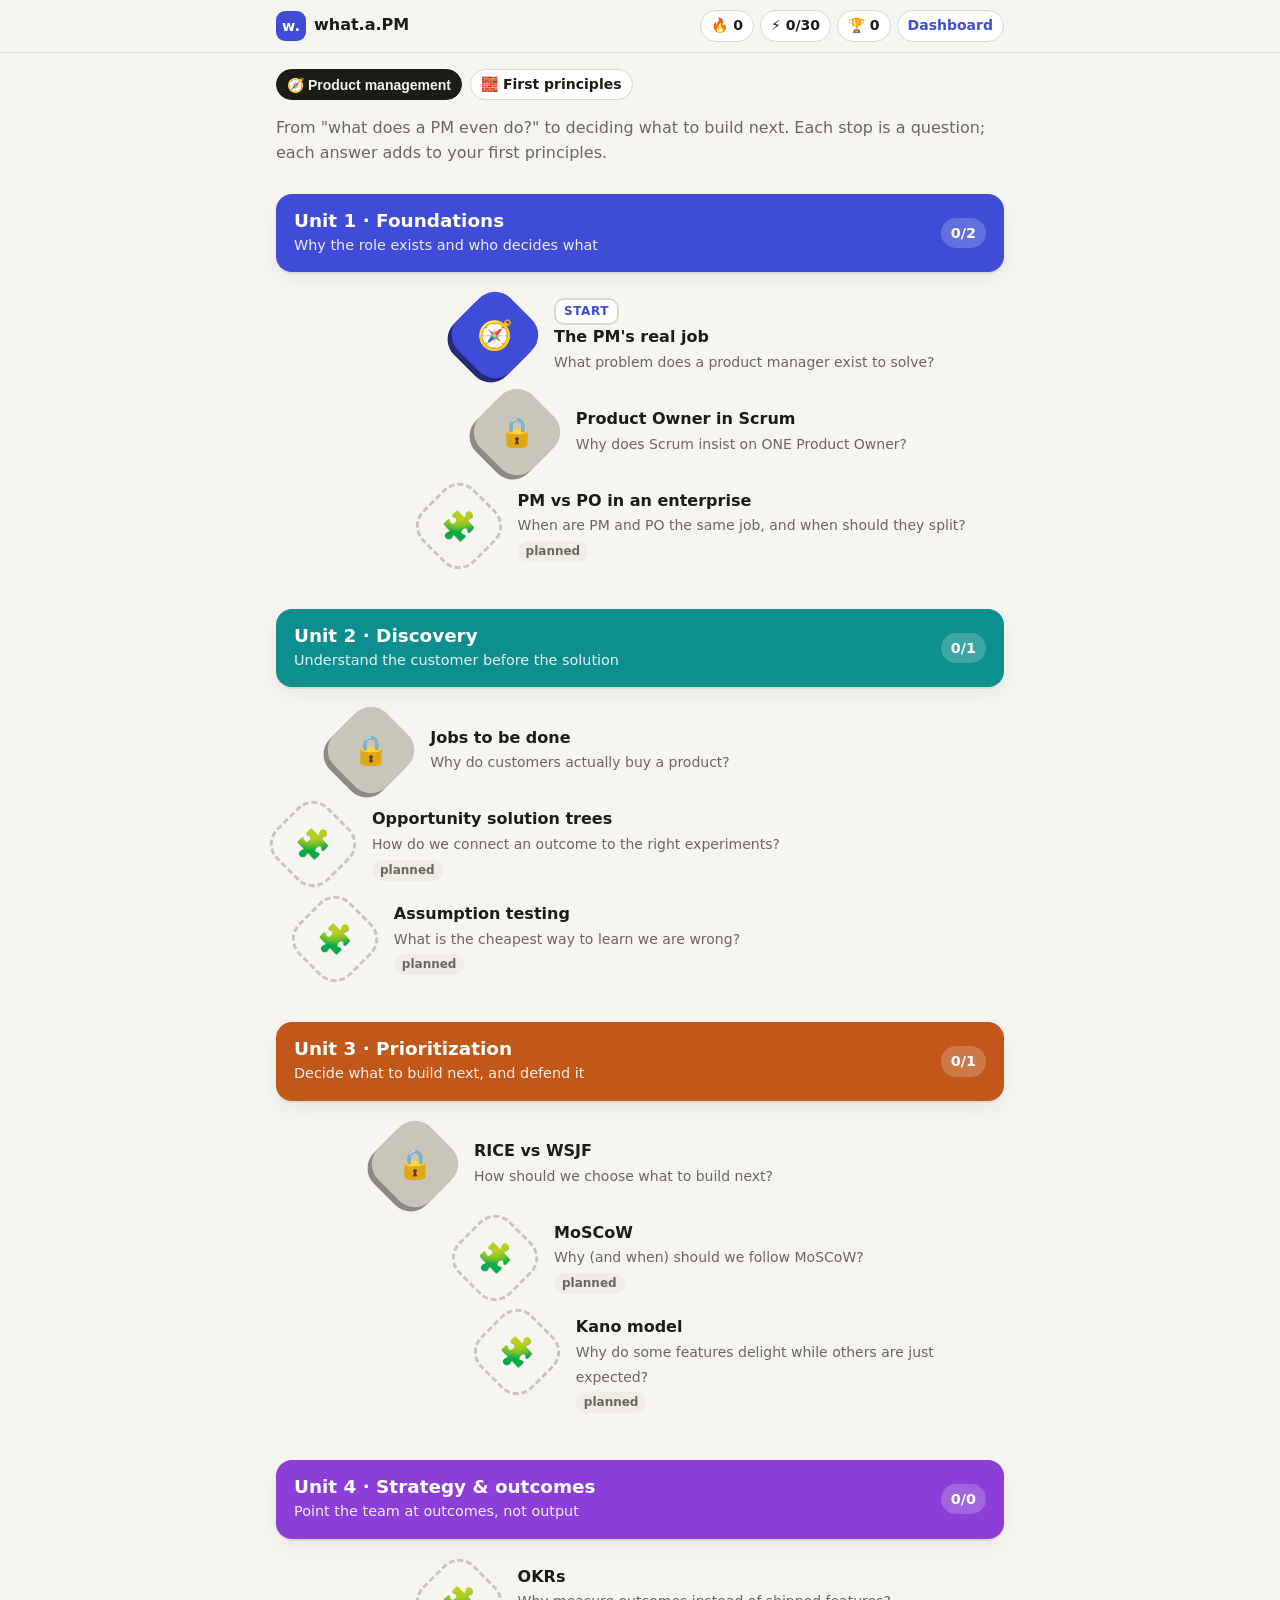
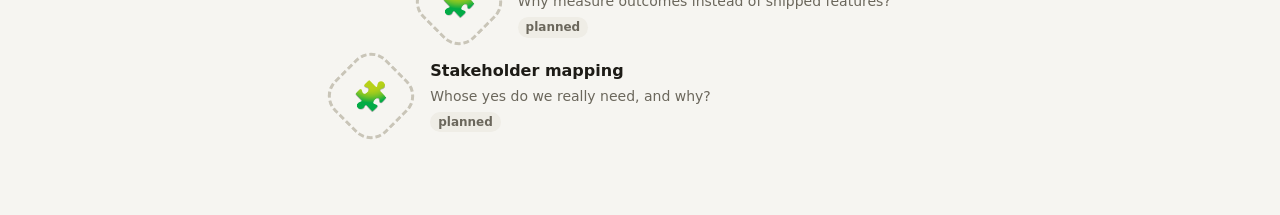
<file: index.html>
<!doctype html>
<html lang="en">
<head>
  <meta charset="utf-8">
  <meta name="viewport" content="width=device-width, initial-scale=1">
  <title>what.a.PM · Learning path</title>
  <link rel="stylesheet" href="app/css/app.css">
</head>
<body>
  <header class="topbar"><div class="topbar-inner" id="hud"></div></header>
  <main class="wrap">
    <div class="domain-tabs" id="tabs" role="tablist"></div>
    <div id="intro"></div>
    <div id="path"></div>
  </main>
  <script src="app/js/store.js"></script>
  <script src="app/js/registry.js"></script>
  <script src="app/js/path.js"></script>
</body>
</html>
</file>
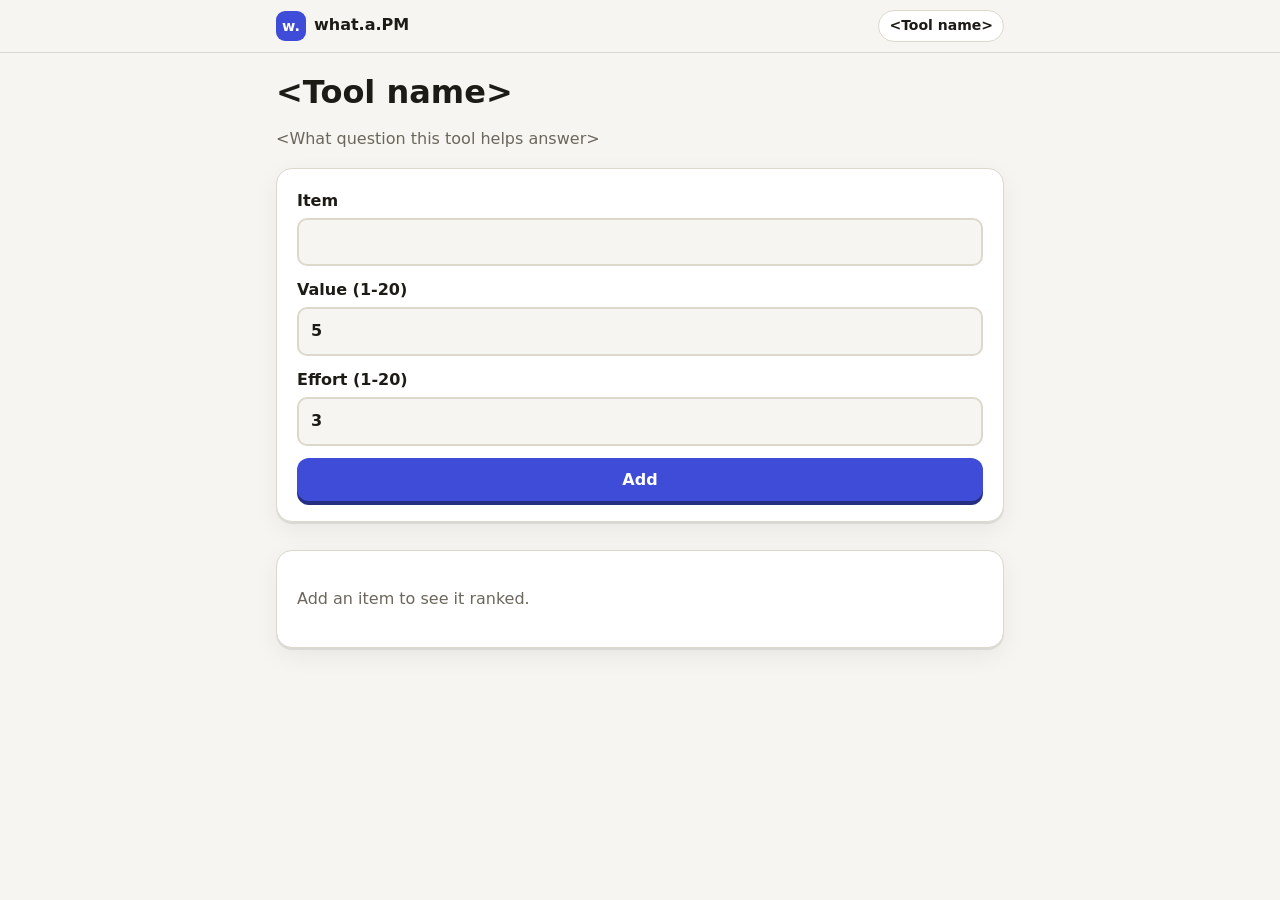
<file: templates/web-app/index.html>
<!doctype html>
<html lang="en">
<head>
  <meta charset="utf-8">
  <meta name="viewport" content="width=device-width, initial-scale=1">
  <title>&lt;Tool name&gt;</title>
  <!-- A small standalone learning tool (calculator, simulator, canvas). Copy this folder to
       labs/<kebab-name>/ and adjust the stylesheet path (labs/<name>/ → ../../app/css/app.css). -->
  <link rel="stylesheet" href="../../app/css/app.css">
  <link rel="stylesheet" href="app.css">
</head>
<body>
  <header class="topbar"><div class="topbar-inner"><a class="brand" href="../../index.html"><span class="brand-mark">w.</span>what.a.PM</a><span class="chip">&lt;Tool name&gt;</span></div></header>
  <main class="wrap">
    <h1 style="margin-top:20px">&lt;Tool name&gt;</h1>
    <p class="muted">&lt;What question this tool helps answer&gt;</p>
    <form id="form" class="card">
      <label>Item <input name="name" required></label>
      <label>Value (1-20) <input name="value" type="number" min="1" max="20" value="5"></label>
      <label>Effort (1-20) <input name="effort" type="number" min="1" max="20" value="3"></label>
      <button class="btn">Add</button>
    </form>
    <section><div class="card table-scroll" id="list"></div></section>
  </main>
  <script src="app.js"></script>
</body>
</html>
</file>
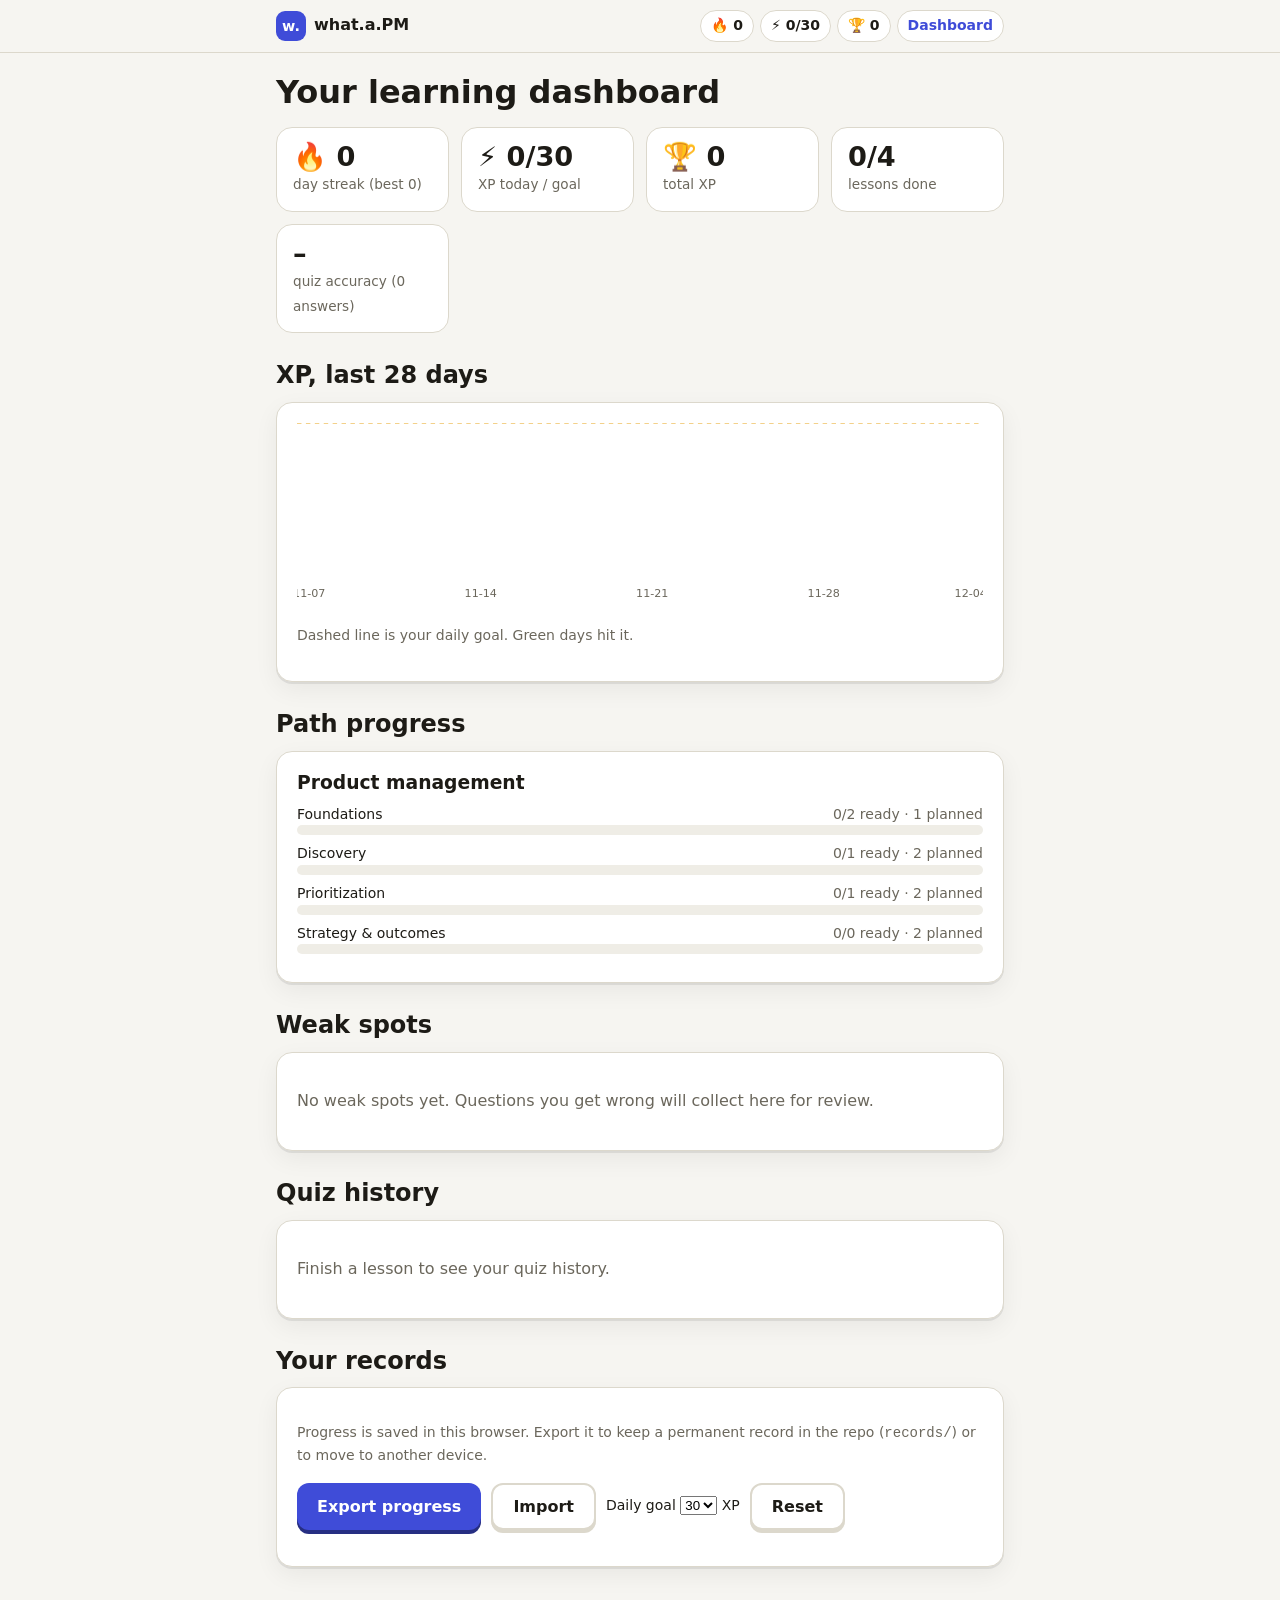
<file: dashboard.html>
<!doctype html>
<html lang="en">
<head>
  <meta charset="utf-8">
  <meta name="viewport" content="width=device-width, initial-scale=1">
  <title>what.a.PM · Dashboard</title>
  <link rel="stylesheet" href="app/css/app.css">
</head>
<body>
  <header class="topbar"><div class="topbar-inner" id="hud"></div></header>
  <main class="wrap">
    <h1 style="margin-top:20px">Your learning dashboard</h1>
    <div class="tiles" id="tiles"></div>
    <section><h2>XP, last 28 days</h2><div class="card" id="chart"></div></section>
    <section><h2>Path progress</h2><div class="card" id="domains"></div></section>
    <section><h2>Weak spots</h2><div class="card" id="weak"></div></section>
    <section><h2>Quiz history</h2><div class="card table-scroll" id="history"></div></section>
    <section><h2>Your records</h2><div class="card">
      <p class="small muted">Progress is saved in this browser. Export it to keep a permanent record in the repo (<code>records/</code>) or to move to another device.</p>
      <p style="display:flex;gap:10px;flex-wrap:wrap">
        <button class="btn" id="export">Export progress</button>
        <label class="btn btn-ghost">Import<input type="file" id="import" accept="application/json" hidden></label>
        <label class="small" style="align-self:center">Daily goal
          <select id="goal"><option>10</option><option>20</option><option>30</option><option>50</option></select> XP</label>
        <button class="btn btn-ghost" id="reset">Reset</button>
      </p></div></section>
  </main>
  <script src="app/js/store.js"></script>
  <script src="app/js/registry.js"></script>
  <script src="app/js/dashboard.js"></script>
</body>
</html>
</file>
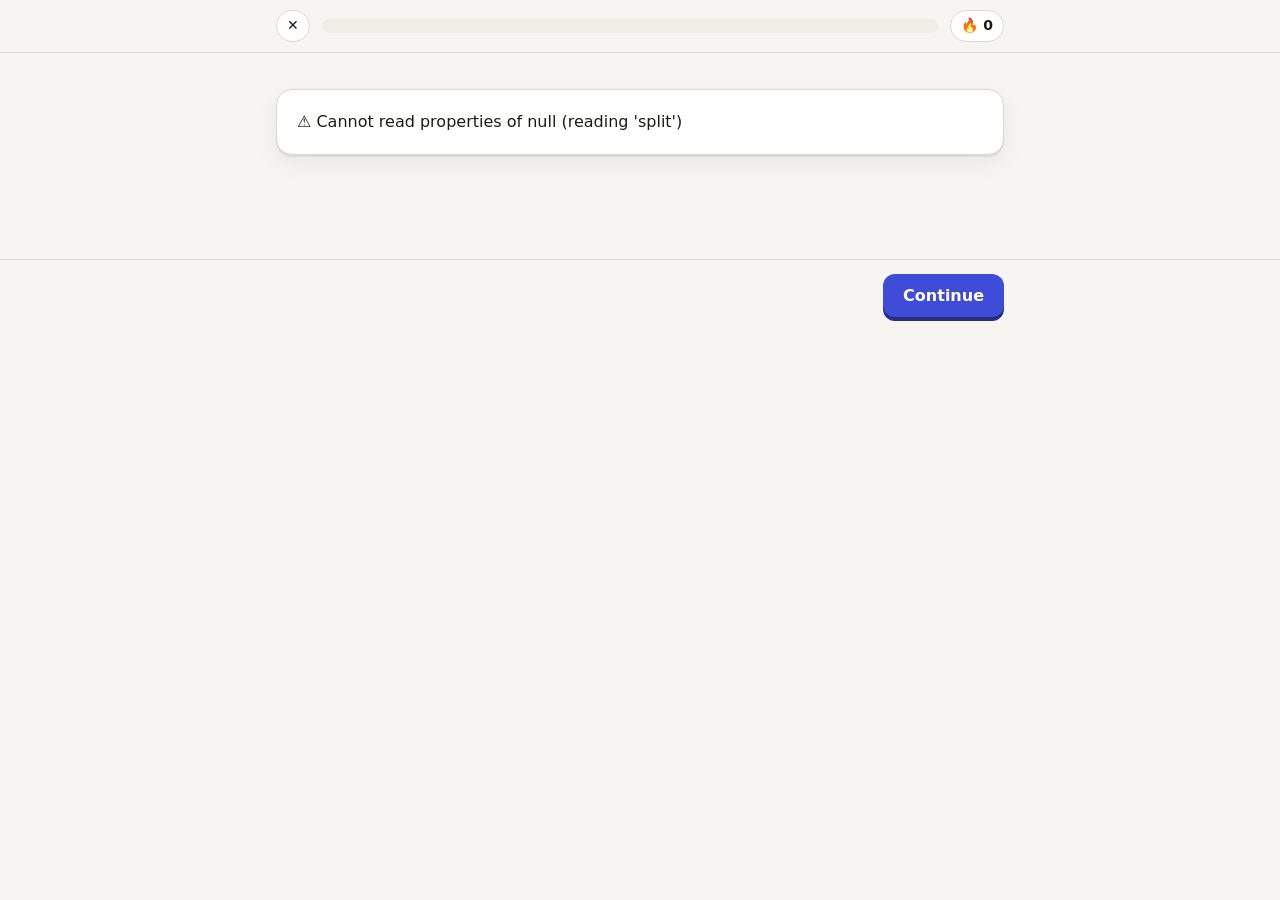
<file: lesson.html>
<!doctype html>
<html lang="en">
<head>
  <meta charset="utf-8">
  <meta name="viewport" content="width=device-width, initial-scale=1">
  <title>what.a.PM · Lesson</title>
  <link rel="stylesheet" href="app/css/app.css">
</head>
<body>
  <header class="topbar"><div class="topbar-inner">
    <a class="chip" href="index.html" aria-label="Back to path">✕</a>
    <div class="lesson-progress"><i id="bar" style="width:0%"></i></div>
    <span class="chip chip-streak" id="streak"></span>
  </div></header>
  <main class="wrap" style="padding-top:20px"><div id="stage"></div></main>
  <div class="footer-bar"><div class="wrap">
    <span id="feedback" aria-live="polite"></span>
    <button class="btn" id="next">Continue</button>
  </div></div>
  <script src="app/js/store.js"></script>
  <script src="app/js/registry.js"></script>
  <script src="app/js/lesson.js"></script>
</body>
</html>
</file>
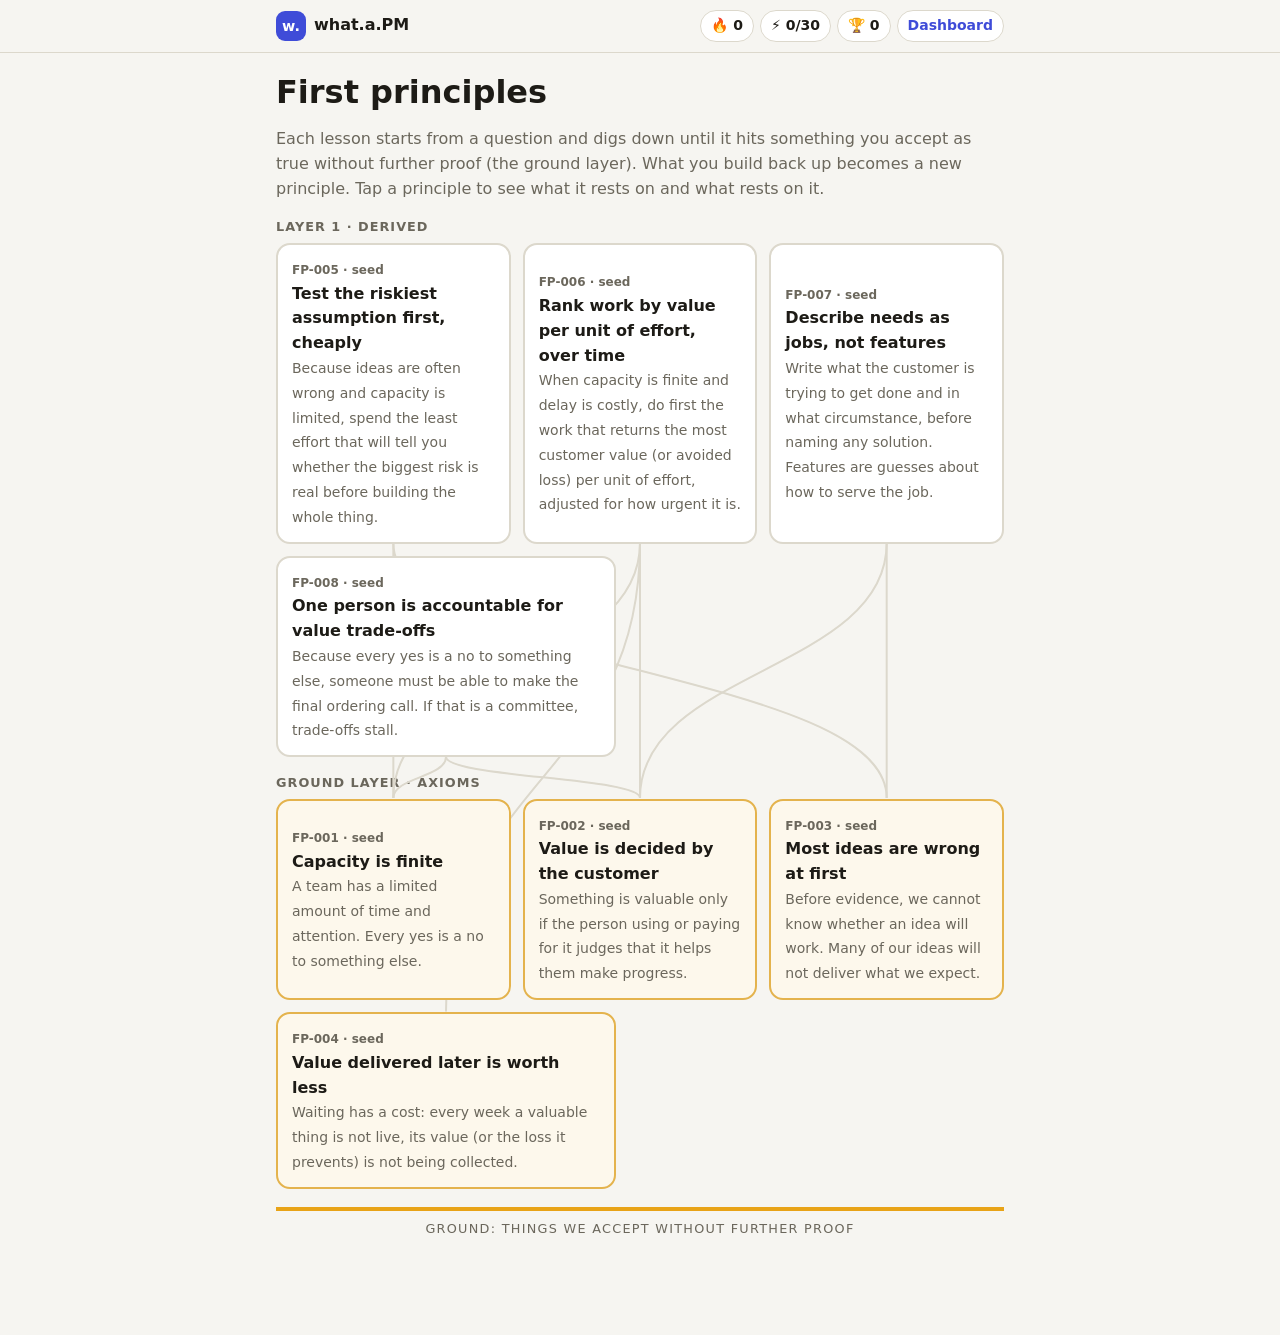
<file: principles.html>
<!doctype html>
<html lang="en">
<head>
  <meta charset="utf-8">
  <meta name="viewport" content="width=device-width, initial-scale=1">
  <title>what.a.PM · First principles</title>
  <link rel="stylesheet" href="app/css/app.css">
  <style>
    .layers { position: relative; }
    .layer { margin: 18px 0; }
    .layer h3 { font-size: .8rem; text-transform: uppercase; letter-spacing: .08em; color: var(--muted); margin-bottom: 8px; }
    .layer-row { display: flex; flex-wrap: wrap; gap: 12px; position: relative; z-index: 1; }
    .pcard { flex: 1 1 200px; max-width: 340px; background: var(--surface); border: 2px solid var(--line); border-radius: 14px; padding: 12px 14px; cursor: pointer; text-align: left; font: inherit; color: inherit; }
    .pcard.axiom { border-color: color-mix(in srgb, var(--gold) 70%, var(--line)); background: color-mix(in srgb, var(--gold) 8%, var(--surface)); }
    .pcard.dim { opacity: .3; }
    .pcard.hit { border-color: var(--accent); box-shadow: 0 0 0 3px color-mix(in srgb, var(--accent) 25%, transparent); }
    .pcard .id { font-weight: 800; font-size: .75rem; color: var(--muted); }
    .ground { margin-top: 6px; padding: 8px 12px; border-top: 4px solid var(--gold); color: var(--muted); font-size: .8rem; text-transform: uppercase; letter-spacing: .1em; text-align: center; }
    #links { position: absolute; inset: 0; pointer-events: none; z-index: 0; overflow: visible; }
    #detail { margin-top: 24px; }
  </style>
</head>
<body>
  <header class="topbar"><div class="topbar-inner" id="hud"></div></header>
  <main class="wrap">
    <h1 style="margin-top:20px">First principles</h1>
    <p class="muted">Each lesson starts from a question and digs down until it hits something you accept as true without further proof (the ground layer). What you build back up becomes a new principle. Tap a principle to see what it rests on and what rests on it.</p>
    <div class="layers" id="layers"><svg id="links"></svg></div>
    <div class="ground">Ground: things we accept without further proof</div>
    <div id="detail"></div>
  </main>
  <script src="app/js/store.js"></script>
  <script src="app/js/registry.js"></script>
  <script src="app/js/principles-map.js"></script>
</body>
</html>
</file>
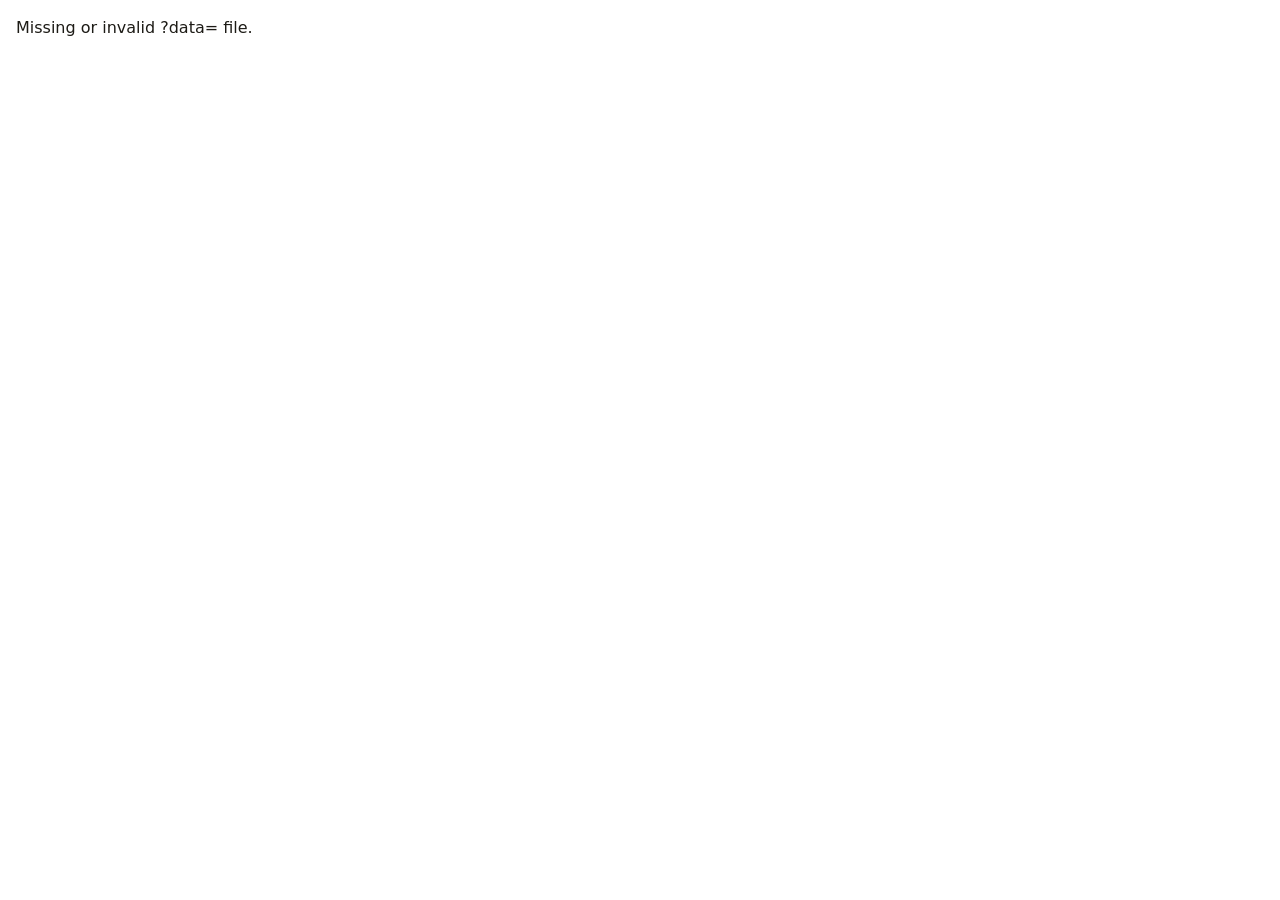
<file: app/games/sort.html>
<!doctype html>
<html lang="en">
<head>
  <meta charset="utf-8">
  <meta name="viewport" content="width=device-width, initial-scale=1">
  <title>Sort game</title>
  <link rel="stylesheet" href="../css/app.css">
  <style>
    body { background: var(--surface); padding: 16px; }
    .card-item { padding: 16px; border-radius: 14px; border: 2px solid var(--line); background: var(--bg); font-weight: 600; font-size: 1.05rem; margin: 12px 0; min-height: 80px; }
    .buckets { display: grid; grid-template-columns: repeat(auto-fit, minmax(140px, 1fr)); gap: 10px; }
    .bucket { padding: 16px 10px; border-radius: 14px; border: 2px dashed var(--accent); background: color-mix(in srgb, var(--accent) 6%, var(--surface)); font: 700 1rem var(--font); color: var(--ink); cursor: pointer; }
    .meter { display: flex; gap: 4px; margin-bottom: 8px; }
    .meter i { flex: 1; height: 8px; border-radius: 4px; background: var(--surface-2); }
    .meter i.ok { background: var(--ok); } .meter i.bad { background: var(--bad); }
  </style>
</head>
<body>
  <div id="game"></div>
  <script>
    /* Reusable engine. Data file calls WAPM_GAME({ instructions, buckets:[{id,label}], items:[{text,bucket,why}] }).
       Reports to the lesson player with postMessage({type:"wapm:game", score, total, done:true}). */
    window.WAPM_GAME = cfg => start(cfg);
    const esc = s => String(s ?? "").replace(/[&<>"]/g, c => ({ "&": "&amp;", "<": "&lt;", ">": "&gt;", '"': "&quot;" }[c]));
    const data = new URLSearchParams(location.search).get("data");
    const el = document.getElementById("game");
    if (!data || !/^[\w\-./]+\.js$/.test(data) || data.includes("..")) el.textContent = "Missing or invalid ?data= file.";
    else { const s = document.createElement("script"); s.src = "../../" + data; s.onerror = () => el.textContent = "Could not load " + data; document.head.appendChild(s); }

    function start(cfg) {
      const items = cfg.items.slice().sort(() => Math.random() - .5);
      let i = 0, score = 0; const marks = [];
      function round() {
        if (i >= items.length) return end();
        const it = items[i];
        el.innerHTML = `<div class="meter">${items.map((_, k) => `<i class="${marks[k] || ""}"></i>`).join("")}</div>
          <p class="muted small">${esc(cfg.instructions)}</p>
          <div class="card-item">“${esc(it.text)}”</div>
          <div class="buckets">${cfg.buckets.map(b => `<button class="bucket" data-b="${b.id}">${esc(b.label)}</button>`).join("")}</div>
          <p id="why" class="small"></p>`;
        el.querySelectorAll(".bucket").forEach(btn => btn.onclick = () => {
          const ok = btn.dataset.b === it.bucket; if (ok) score++;
          marks[i] = ok ? "ok" : "bad";
          el.querySelectorAll(".bucket").forEach(b => { b.disabled = true; if (b.dataset.b === it.bucket) b.style.borderColor = "var(--ok)"; });
          document.getElementById("why").innerHTML = `<strong class="${ok ? "feedback-ok" : "feedback-bad"}">${ok ? "✓ Right" : "✗ Not quite"}.</strong> ${esc(it.why || "")}
            <br><br><button class="btn" id="go">Next</button>`;
          document.getElementById("go").onclick = () => { i++; round(); };
        });
      }
      function end() {
        el.innerHTML = `<div class="celebrate"><div class="big">${score === items.length ? "🏆" : "🎯"}</div><h2>${score}/${items.length} sorted correctly</h2>
          <p class="muted">${esc(cfg.outro || "Press Continue in the lesson.")}</p><button class="btn btn-ghost" id="again">Play again</button></div>`;
        document.getElementById("again").onclick = () => { i = 0; score = 0; marks.length = 0; round(); };
        parent.postMessage({ type: "wapm:game", score, total: items.length, done: true }, "*");
      }
      round();
    }
  </script>
</body>
</html>
</file>
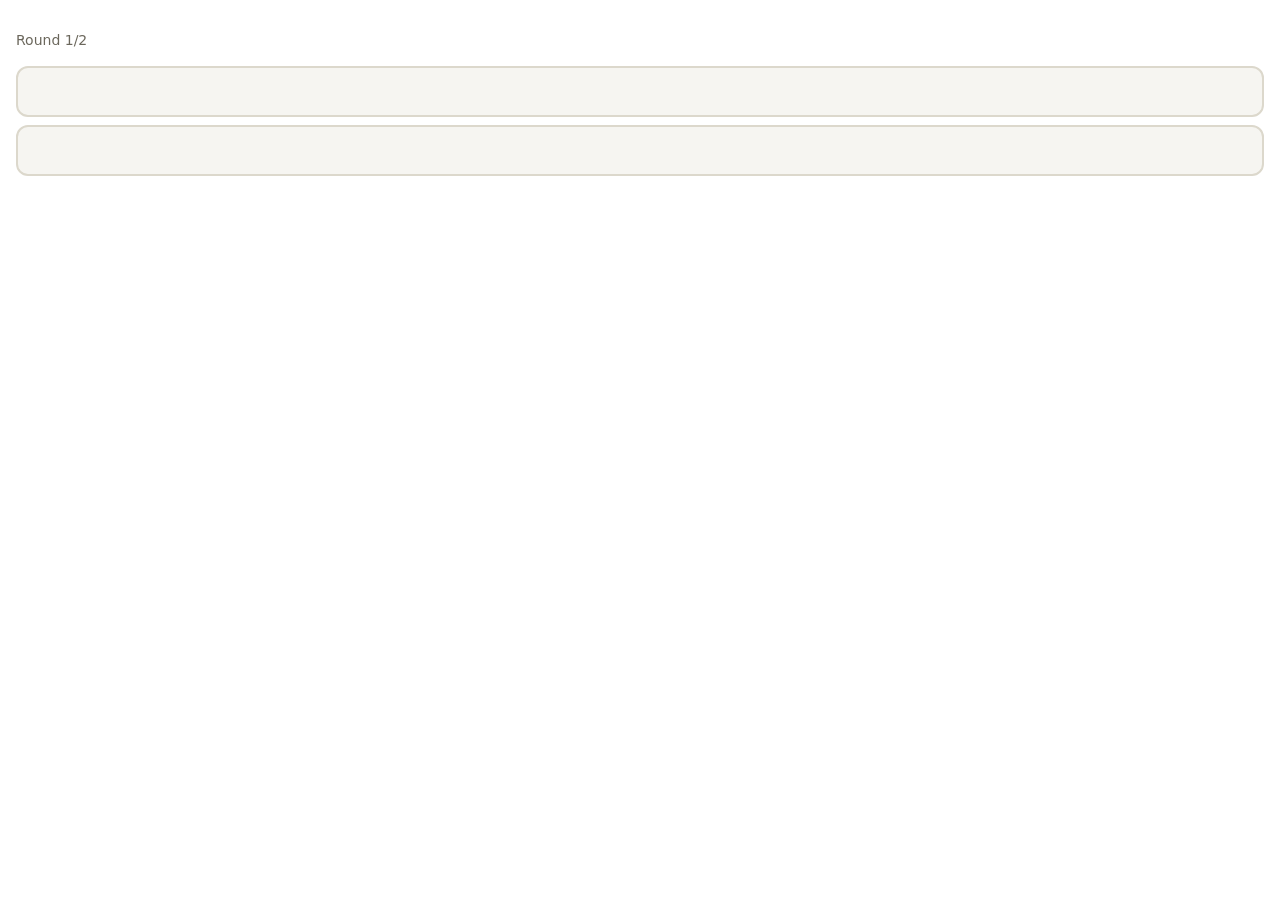
<file: templates/game/game.html>
<!doctype html>
<html lang="en">
<head>
  <meta charset="utf-8">
  <meta name="viewport" content="width=device-width, initial-scale=1">
  <title>Lesson game</title>
  <!-- Path assumes this file sits in content/<domain>/<unit>/<lesson>/ -->
  <link rel="stylesheet" href="../../../../app/css/app.css">
  <style>
    body { background: var(--surface); padding: 16px; }
    .choice { display: block; width: 100%; text-align: left; margin: 8px 0; padding: 14px; border-radius: 12px; border: 2px solid var(--line); background: var(--bg); color: var(--ink); font: 600 1rem var(--font); cursor: pointer; }
  </style>
</head>
<body>
  <p class="small muted" id="hint"></p>
  <div id="game"></div>
  <script>
    /* Custom game skeleton: rounds of "pick the best option" with feedback.
     * Contract with the lesson player: when the game ends, call
     *   parent.postMessage({ type: "wapm:game", score, total, done: true }, "*")
     * The player then unlocks Continue and gives bonus XP. Use synthetic data only. */
    const rounds = [
      { prompt: "<Scenario 1>", options: ["<Option A>", "<Option B>"], best: 0, why: "<Why A>" },
      { prompt: "<Scenario 2>", options: ["<Option A>", "<Option B>", "<Option C>"], best: 2, why: "<Why C>" }
    ];
    let i = 0, score = 0;
    const el = document.getElementById("game"), hint = document.getElementById("hint");
    function round() {
      if (i >= rounds.length) return end();
      const r = rounds[i];
      hint.textContent = `Round ${i + 1}/${rounds.length}`;
      el.innerHTML = `<h3>${r.prompt}</h3>${r.options.map((o, k) => `<button class="choice" data-k="${k}">${o}</button>`).join("")}<p id="why"></p>`;
      el.querySelectorAll(".choice").forEach(b => b.onclick = () => {
        const ok = +b.dataset.k === r.best; if (ok) score++;
        el.querySelectorAll(".choice").forEach(c => { c.disabled = true; if (+c.dataset.k === r.best) c.style.borderColor = "var(--ok)"; });
        document.getElementById("why").innerHTML = `<strong class="${ok ? "feedback-ok" : "feedback-bad"}">${ok ? "✓" : "✗"}</strong> ${r.why}<br><br><button class="btn" id="go">Next</button>`;
        document.getElementById("go").onclick = () => { i++; round(); };
      });
    }
    function end() {
      hint.textContent = "";
      el.innerHTML = `<div class="celebrate"><div class="big">🏆</div><h2>${score}/${rounds.length}</h2><p class="muted">Press Continue in the lesson.</p></div>`;
      parent.postMessage({ type: "wapm:game", score, total: rounds.length, done: true }, "*");
    }
    round();
  </script>
</body>
</html>
</file>
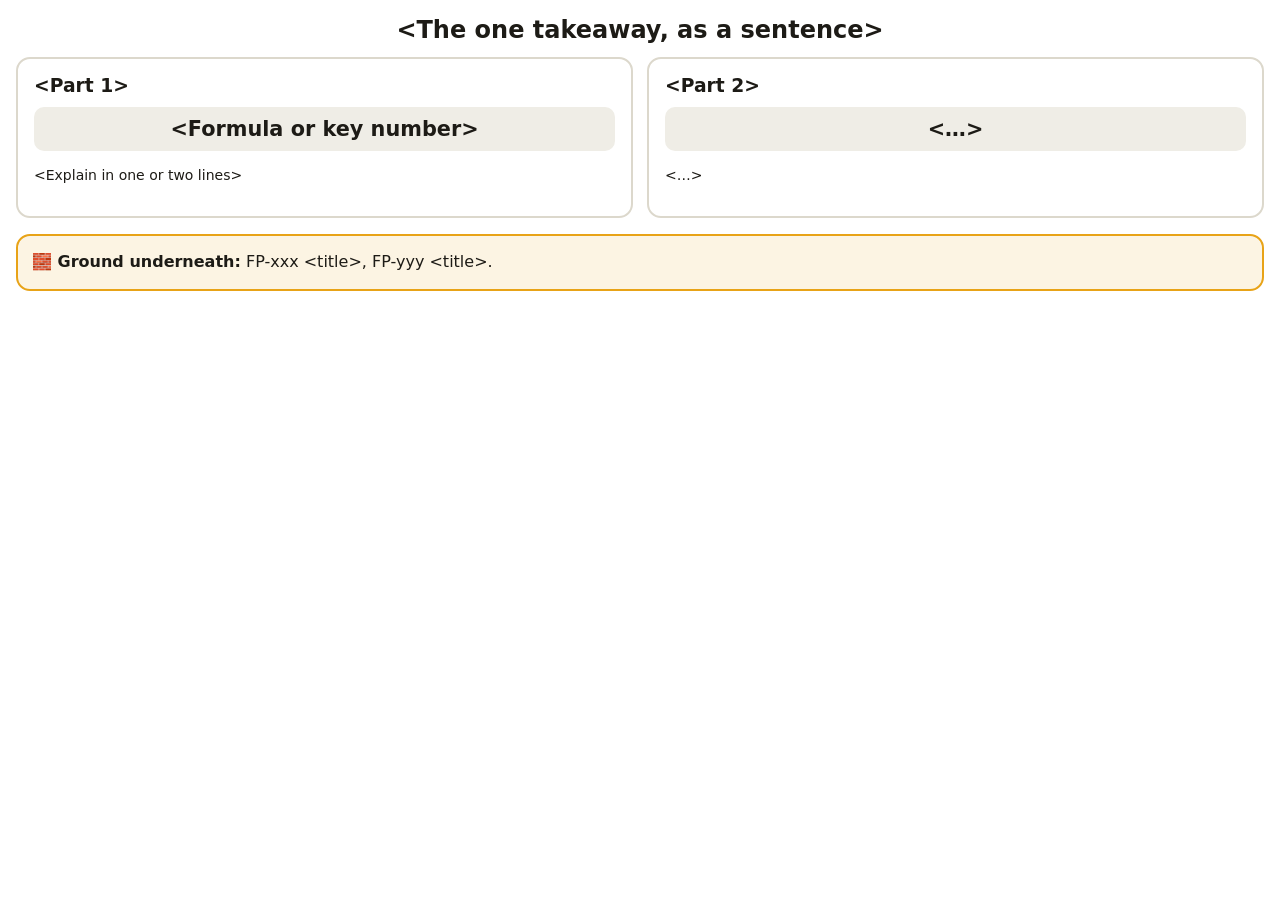
<file: templates/infographic/infographic.html>
<!doctype html>
<html lang="en">
<head>
  <meta charset="utf-8">
  <meta name="viewport" content="width=device-width, initial-scale=1">
  <title>Infographic</title>
  <!-- Path assumes this file sits in content/<domain>/<unit>/<lesson>/ -->
  <link rel="stylesheet" href="../../../../app/css/app.css">
  <style>
    body { background: var(--surface); padding: 16px; }
    .grid { display: grid; grid-template-columns: repeat(auto-fit, minmax(220px, 1fr)); gap: 14px; }
    .panel { border: 2px solid var(--line); border-radius: 14px; padding: 16px; }
    .big { font: 800 1.3rem var(--font); text-align: center; padding: 10px; background: var(--surface-2); border-radius: 10px; }
    .ground { margin-top: 16px; padding: 14px; border-radius: 14px; border: 2px solid var(--gold); background: color-mix(in srgb, var(--gold) 12%, var(--surface)); }
  </style>
</head>
<body>
  <!-- One message per infographic. Title states the takeaway, panels show the parts,
       the gold box names the first principles underneath. -->
  <h2 style="text-align:center">&lt;The one takeaway, as a sentence&gt;</h2>
  <div class="grid">
    <div class="panel"><h3>&lt;Part 1&gt;</h3><div class="big">&lt;Formula or key number&gt;</div><p class="small">&lt;Explain in one or two lines&gt;</p></div>
    <div class="panel"><h3>&lt;Part 2&gt;</h3><div class="big">&lt;…&gt;</div><p class="small">&lt;…&gt;</p></div>
  </div>
  <div class="ground"><strong>🧱 Ground underneath:</strong> FP-xxx &lt;title&gt;, FP-yyy &lt;title&gt;.</div>
</body>
</html>
</file>
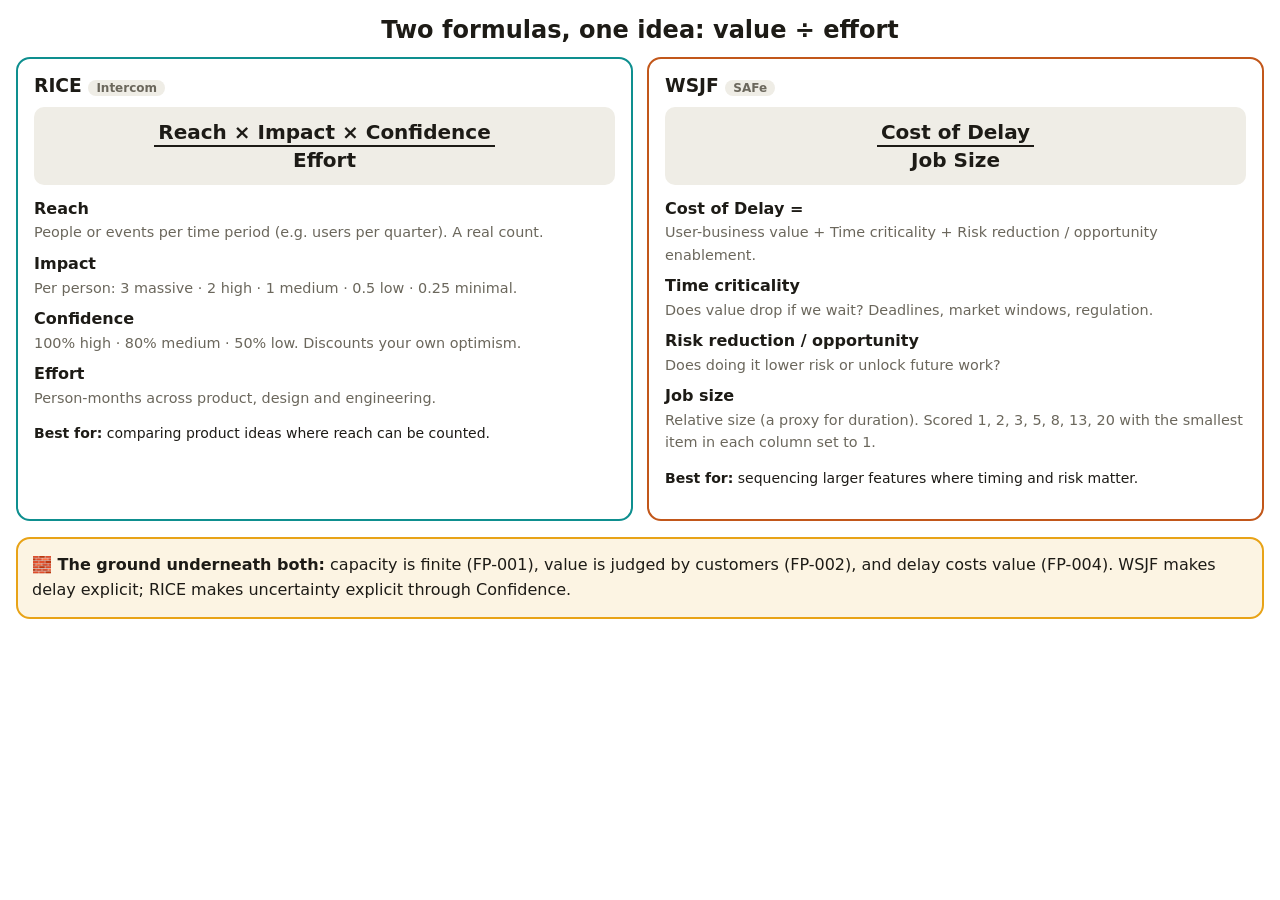
<file: content/product-management/03-prioritization/rice-vs-wsjf/infographic.html>
<!doctype html>
<html lang="en">
<head>
  <meta charset="utf-8">
  <meta name="viewport" content="width=device-width, initial-scale=1">
  <title>RICE vs WSJF</title>
  <link rel="stylesheet" href="../../../../app/css/app.css">
  <style>
    body { background: var(--surface); padding: 16px; }
    .cols { display: grid; grid-template-columns: repeat(auto-fit, minmax(240px, 1fr)); gap: 14px; }
    .col { border-radius: 14px; padding: 16px; border: 2px solid var(--line); }
    .rice { border-color: var(--u1); } .wsjf { border-color: var(--u2); }
    .formula { font: 800 1.25rem/1.3 var(--font); text-align: center; padding: 12px 6px; border-radius: 10px; background: var(--surface-2); margin: 8px 0 12px; }
    .frac { display: inline-flex; flex-direction: column; vertical-align: middle; }
    .frac span:first-child { border-bottom: 2px solid currentColor; padding: 0 4px; }
    dl { margin: 0; } dt { font-weight: 800; margin-top: 8px; } dd { margin: 0; color: var(--muted); font-size: .9rem; }
    .root { margin-top: 16px; padding: 14px; border-radius: 14px; background: color-mix(in srgb, var(--gold) 12%, var(--surface)); border: 2px solid var(--gold); }
  </style>
</head>
<body>
  <h2 style="text-align:center">Two formulas, one idea: value ÷ effort</h2>
  <div class="cols">
    <div class="col rice">
      <h3>RICE <span class="badge">Intercom</span></h3>
      <div class="formula"><span class="frac"><span>Reach × Impact × Confidence</span><span>Effort</span></span></div>
      <dl>
        <dt>Reach</dt><dd>People or events per time period (e.g. users per quarter). A real count.</dd>
        <dt>Impact</dt><dd>Per person: 3 massive · 2 high · 1 medium · 0.5 low · 0.25 minimal.</dd>
        <dt>Confidence</dt><dd>100% high · 80% medium · 50% low. Discounts your own optimism.</dd>
        <dt>Effort</dt><dd>Person-months across product, design and engineering.</dd>
      </dl>
      <p class="small"><strong>Best for:</strong> comparing product ideas where reach can be counted.</p>
    </div>
    <div class="col wsjf">
      <h3>WSJF <span class="badge">SAFe</span></h3>
      <div class="formula"><span class="frac"><span>Cost of Delay</span><span>Job Size</span></span></div>
      <dl>
        <dt>Cost of Delay =</dt><dd>User-business value + Time criticality + Risk reduction / opportunity enablement.</dd>
        <dt>Time criticality</dt><dd>Does value drop if we wait? Deadlines, market windows, regulation.</dd>
        <dt>Risk reduction / opportunity</dt><dd>Does doing it lower risk or unlock future work?</dd>
        <dt>Job size</dt><dd>Relative size (a proxy for duration). Scored 1, 2, 3, 5, 8, 13, 20 with the smallest item in each column set to 1.</dd>
      </dl>
      <p class="small"><strong>Best for:</strong> sequencing larger features where timing and risk matter.</p>
    </div>
  </div>
  <div class="root"><strong>🧱 The ground underneath both:</strong> capacity is finite (FP-001), value is judged by customers (FP-002), and delay costs value (FP-004). WSJF makes delay explicit; RICE makes uncertainty explicit through Confidence.</div>
</body>
</html>
</file>
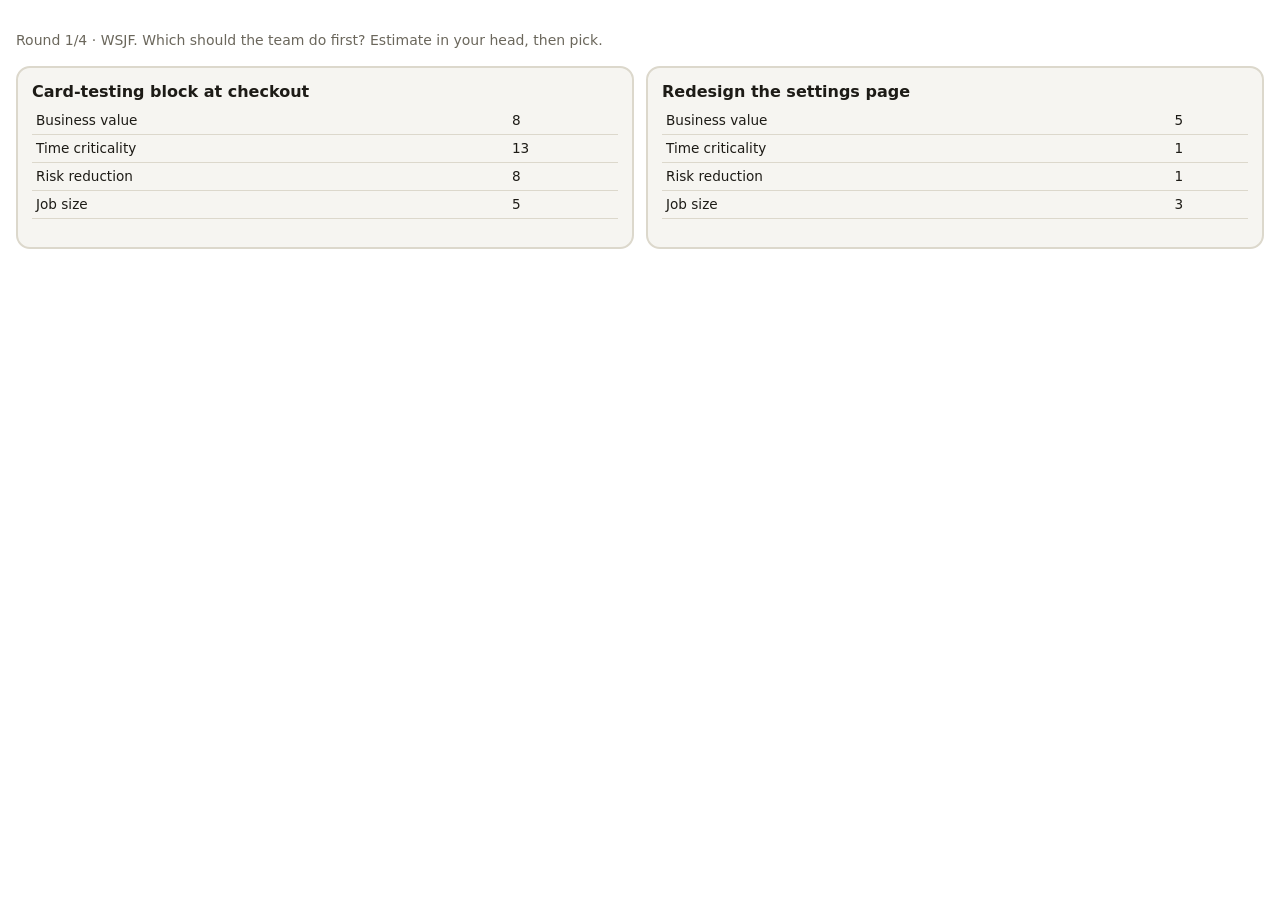
<file: content/product-management/03-prioritization/rice-vs-wsjf/order-game.html>
<!doctype html>
<html lang="en">
<head>
  <meta charset="utf-8">
  <meta name="viewport" content="width=device-width, initial-scale=1">
  <title>Which goes first?</title>
  <link rel="stylesheet" href="../../../../app/css/app.css">
  <style>
    body { background: var(--surface); padding: 16px; }
    .pair { display: grid; grid-template-columns: 1fr 1fr; gap: 12px; }
    @media (max-width: 520px) { .pair { grid-template-columns: 1fr; } }
    .item { text-align: left; padding: 14px; border-radius: 14px; border: 2px solid var(--line); background: var(--bg); color: var(--ink); font: inherit; cursor: pointer; }
    .item h3 { margin-bottom: 6px; font-size: 1rem; }
    .item table { font-size: .85rem; } .item td { padding: 3px 4px; }
    .item.win { border-color: var(--ok); } .item.lose { opacity: .55; }
  </style>
</head>
<body>
  <p class="small muted" id="hint"></p>
  <div id="game"></div>
  <script>
    /* Custom lesson game: pick which backlog item should go first, then see the math.
       Synthetic items. Reports to the lesson player via postMessage. */
    const rounds = [
      { model: "WSJF", a: { name: "Card-testing block at checkout", bv: 8, tc: 13, rr: 8, size: 5 }, b: { name: "Redesign the settings page", bv: 5, tc: 1, rr: 1, size: 3 } },
      { model: "RICE", a: { name: "Saved places for riders", reach: 40000, impact: 1, conf: 0.8, effort: 2 }, b: { name: "Trip-sharing with family", reach: 8000, impact: 2, conf: 0.5, effort: 3 } },
      { model: "WSJF", a: { name: "Big new loyalty programme", bv: 13, tc: 3, rr: 2, size: 20 }, b: { name: "Fix payout delay before new labour rule", bv: 5, tc: 8, rr: 5, size: 3 } },
      { model: "RICE", a: { name: "Dark mode", reach: 30000, impact: 0.25, conf: 1, effort: 1 }, b: { name: "Fewer failed card payments abroad", reach: 6000, impact: 2, conf: 0.8, effort: 2 } }
    ];
    const score = it => it.size ? (it.bv + it.tc + it.rr) / it.size : it.reach * it.impact * it.conf / it.effort;
    const fmt = n => n >= 100 ? Math.round(n).toLocaleString() : n.toFixed(1);
    const rows = (r, it) => r.model === "WSJF"
      ? `<tr><td>Business value</td><td>${it.bv}</td></tr><tr><td>Time criticality</td><td>${it.tc}</td></tr><tr><td>Risk reduction</td><td>${it.rr}</td></tr><tr><td>Job size</td><td>${it.size}</td></tr>`
      : `<tr><td>Reach / qtr</td><td>${it.reach.toLocaleString()}</td></tr><tr><td>Impact</td><td>${it.impact}</td></tr><tr><td>Confidence</td><td>${it.conf * 100}%</td></tr><tr><td>Effort (pm)</td><td>${it.effort}</td></tr>`;
    let i = 0, right = 0;
    const el = document.getElementById("game"), hint = document.getElementById("hint");
    function round() {
      if (i >= rounds.length) return end();
      const r = rounds[i];
      hint.textContent = `Round ${i + 1}/${rounds.length} · ${r.model}. Which should the team do first? Estimate in your head, then pick.`;
      el.innerHTML = `<div class="pair">${["a", "b"].map(k => `<button class="item" data-k="${k}"><h3>${r[k].name}</h3><table>${rows(r, r[k])}</table><p class="small muted" data-score></p></button>`).join("")}</div><p id="why"></p>`;
      el.querySelectorAll(".item").forEach(btn => btn.onclick = () => {
        const best = score(r.a) >= score(r.b) ? "a" : "b", ok = btn.dataset.k === best; if (ok) right++;
        el.querySelectorAll(".item").forEach(b => { b.disabled = true; b.classList.add(b.dataset.k === best ? "win" : "lose");
          b.querySelector("[data-score]").textContent = r.model + " score: " + fmt(score(r[b.dataset.k])); });
        document.getElementById("why").innerHTML = `<strong class="${ok ? "feedback-ok" : "feedback-bad"}">${ok ? "✓ Right" : "✗ Not this time"}.</strong> ${r.model === "WSJF"
          ? "WSJF = (value + time criticality + risk reduction) ÷ job size. Small, urgent work often beats big, impressive work."
          : "RICE = reach × impact × confidence ÷ effort. Huge reach with tiny impact can still lose."}<br><br><button class="btn" id="go">Next</button>`;
        document.getElementById("go").onclick = () => { i++; round(); };
      });
    }
    function end() {
      hint.textContent = "";
      el.innerHTML = `<div class="celebrate"><div class="big">${right === rounds.length ? "🏆" : "⚖️"}</div><h2>${right}/${rounds.length} calls right</h2><p class="muted">Press Continue in the lesson.</p></div>`;
      parent.postMessage({ type: "wapm:game", score: right, total: rounds.length, done: true }, "*");
    }
    round();
  </script>
</body>
</html>
</file>
<file: app/css/app.css>
/* what.a.PM shared styles. Tokens first; every page and template reuses them. */
:root {
  --bg: #f6f5f1; --surface: #ffffff; --surface-2: #efede6; --ink: #1d1b16; --muted: #6b675c;
  --line: #dcd8cc; --accent: #3f4cd8; --accent-ink: #ffffff; --gold: #e8a317; --ok: #1f9d6b; --bad: #d4483b;
  --locked: #c9c5b8; --shadow: 0 2px 0 rgba(0,0,0,.08), 0 8px 24px rgba(0,0,0,.06);
  --radius: 16px; --font: "Inter", system-ui, -apple-system, "Segoe UI", Roboto, sans-serif;
  --u0: #3f4cd8; --u1: #0e8f8f; --u2: #c2571a; --u3: #8b3fd8; --u4: #b8336a; --u5: #3d7a1f;
}
@media (prefers-color-scheme: dark) {
  :root:not([data-theme="light"]) {
    --bg: #14130f; --surface: #1e1d18; --surface-2: #2a2822; --ink: #f1eee4; --muted: #a39f92; --line: #38352d;
    --accent: #7d87ff; --accent-ink: #0d0d1a; --locked: #4a473e; --shadow: 0 2px 0 rgba(0,0,0,.4);
  }
}
:root[data-theme="dark"] {
  --bg: #14130f; --surface: #1e1d18; --surface-2: #2a2822; --ink: #f1eee4; --muted: #a39f92; --line: #38352d;
  --accent: #7d87ff; --accent-ink: #0d0d1a; --locked: #4a473e; --shadow: 0 2px 0 rgba(0,0,0,.4);
}
* { box-sizing: border-box; }
[hidden] { display: none !important; }
html, body { margin: 0; }
body { background: var(--bg); color: var(--ink); font: 16px/1.55 var(--font); }
a { color: var(--accent); }
h1, h2, h3 { line-height: 1.2; margin: 0 0 .5em; }
.wrap { max-width: 760px; margin: 0 auto; padding: 0 16px 64px; }
.muted { color: var(--muted); }
.small { font-size: .875rem; }

/* Header / HUD */
.topbar { position: sticky; top: 0; z-index: 5; background: color-mix(in srgb, var(--bg) 88%, transparent);
  backdrop-filter: blur(8px); border-bottom: 1px solid var(--line); }
.topbar-inner { max-width: 760px; margin: 0 auto; padding: 10px 16px; display: flex; align-items: center; gap: 12px; flex-wrap: wrap; }
.brand { font-weight: 800; color: var(--ink); text-decoration: none; display: flex; align-items: center; gap: 8px; margin-right: auto; }
.brand-mark { display: inline-grid; place-items: center; width: 30px; height: 30px; border-radius: 9px; background: var(--accent); color: var(--accent-ink); font-size: .9rem; }
.hud { display: flex; gap: 6px; flex-wrap: wrap; }
.chip { display: inline-flex; align-items: center; gap: 4px; padding: 4px 10px; border-radius: 999px; background: var(--surface);
  border: 1px solid var(--line); font-weight: 700; font-size: .875rem; color: var(--ink); text-decoration: none; }
.chip-link { color: var(--accent); }

/* Buttons */
.btn { display: inline-flex; align-items: center; justify-content: center; gap: 8px; border: 0; border-radius: 12px; padding: 12px 20px;
  font: 700 1rem var(--font); cursor: pointer; background: var(--accent); color: var(--accent-ink);
  box-shadow: 0 4px 0 color-mix(in srgb, var(--accent) 60%, #000); text-decoration: none; transition: transform .08s; }
.btn:active { transform: translateY(3px); box-shadow: 0 1px 0 color-mix(in srgb, var(--accent) 60%, #000); }
.btn[disabled] { background: var(--locked); box-shadow: none; cursor: not-allowed; color: var(--muted); }
.btn-ghost { background: var(--surface); color: var(--ink); border: 2px solid var(--line); box-shadow: 0 3px 0 var(--line); }
.btn-ok { background: var(--ok); box-shadow: 0 4px 0 color-mix(in srgb, var(--ok) 60%, #000); color: #fff; }
.btn-bad { background: var(--bad); box-shadow: 0 4px 0 color-mix(in srgb, var(--bad) 60%, #000); color: #fff; }

/* Domain tabs */
.domain-tabs { display: flex; gap: 8px; overflow-x: auto; padding: 16px 0 4px; }
.domain-tab { white-space: nowrap; }
.domain-tab[aria-selected="true"] { background: var(--ink); color: var(--bg); border-color: var(--ink); }

/* Learning trail */
.unit-banner { margin: 28px 0 8px; padding: 16px 18px; border-radius: var(--radius); color: #fff; background: var(--unit, var(--u0));
  display: flex; justify-content: space-between; gap: 12px; align-items: center; box-shadow: var(--shadow); }
.unit-banner h2 { font-size: 1.15rem; margin: 0; }
.unit-banner p { margin: 2px 0 0; opacity: .9; font-size: .9rem; }
.unit-progress { font-weight: 800; font-size: .9rem; background: rgba(255,255,255,.2); padding: 4px 10px; border-radius: 999px; white-space: nowrap; }
.trail { position: relative; padding: 8px 0; }
.trail-row { display: flex; padding: 10px 0; }
.stone { --size: 74px; flex: none; position: relative; width: var(--size); height: var(--size); border-radius: 22px; transform: rotate(45deg);
  display: grid; place-items: center; text-decoration: none; background: var(--unit, var(--u0));
  box-shadow: 0 6px 0 color-mix(in srgb, var(--unit, var(--u0)) 55%, #000); transition: transform .1s; }
.stone > span { transform: rotate(-45deg); font-size: 1.8rem; }
.stone:hover { transform: rotate(45deg) scale(1.05); }
.stone.locked { background: var(--locked); box-shadow: 0 6px 0 color-mix(in srgb, var(--locked) 70%, #000); }
.stone.planned { background: transparent; border: 3px dashed var(--locked); box-shadow: none; }
.stone.done::after { content: ""; position: absolute; inset: -7px; border-radius: 26px; border: 3px solid var(--gold); }
.stone.current { animation: bob 1.6s ease-in-out infinite; }
@keyframes bob { 50% { transform: rotate(45deg) translate(-4px,-4px); } }
.stone-label { margin-left: 22px; align-self: center; flex: 1; min-width: 0; }
.stone-label strong { display: block; }
.stars { color: var(--gold); letter-spacing: 2px; font-size: .9rem; }
.start-tip { display: inline-block; background: var(--surface); border: 2px solid var(--line); border-radius: 10px; padding: 2px 8px;
  font-weight: 800; font-size: .75rem; color: var(--accent); text-transform: uppercase; letter-spacing: .05em; }

/* Cards & lesson */
.card { background: var(--surface); border: 1px solid var(--line); border-radius: var(--radius); padding: 20px; box-shadow: var(--shadow); }
.lesson-progress { height: 14px; border-radius: 999px; background: var(--surface-2); overflow: hidden; flex: 1; }
.lesson-progress > i { display: block; height: 100%; background: var(--ok); border-radius: inherit; transition: width .3s; }
.step-kind { font-size: .75rem; font-weight: 800; text-transform: uppercase; letter-spacing: .08em; color: var(--muted); }
.step-body { font-size: 1.05rem; }
.step-body blockquote { margin: 1em 0; padding: 8px 14px; border-left: 4px solid var(--accent); background: var(--surface-2); border-radius: 0 8px 8px 0; }
.embed { position: relative; width: 100%; aspect-ratio: 16/9; border-radius: 12px; overflow: hidden; background: #000; }
.embed iframe { position: absolute; inset: 0; width: 100%; height: 100%; border: 0; }
.frame { width: 100%; min-height: 520px; border: 1px solid var(--line); border-radius: 12px; background: var(--surface); }
.footer-bar { position: sticky; bottom: 0; background: var(--bg); border-top: 1px solid var(--line); padding: 14px 16px; margin-top: 24px; }
.footer-bar .wrap { padding-bottom: 0; display: flex; gap: 12px; align-items: center; justify-content: space-between; flex-wrap: wrap; }
.feedback-ok { color: var(--ok); font-weight: 800; }
.feedback-bad { color: var(--bad); font-weight: 800; }
.options { display: grid; gap: 10px; margin-top: 14px; }
.option { text-align: left; padding: 14px 16px; border-radius: 12px; border: 2px solid var(--line); background: var(--surface); color: var(--ink);
  font: 600 1rem var(--font); cursor: pointer; box-shadow: 0 3px 0 var(--line); }
.option[aria-pressed="true"] { border-color: var(--accent); background: color-mix(in srgb, var(--accent) 10%, var(--surface)); }
.option.right { border-color: var(--ok); background: color-mix(in srgb, var(--ok) 14%, var(--surface)); }
.option.wrong { border-color: var(--bad); background: color-mix(in srgb, var(--bad) 12%, var(--surface)); }
.sources li { margin-bottom: 6px; }
.badge { display: inline-block; padding: 1px 8px; border-radius: 999px; background: var(--surface-2); font-size: .75rem; font-weight: 700; color: var(--muted); }

/* Dashboard */
.tiles { display: grid; grid-template-columns: repeat(auto-fit, minmax(150px, 1fr)); gap: 12px; margin: 16px 0; }
.tile { background: var(--surface); border: 1px solid var(--line); border-radius: var(--radius); padding: 14px 16px; }
.tile b { display: block; font-size: 1.7rem; line-height: 1.1; }
.tile span { color: var(--muted); font-size: .85rem; }
.bar { height: 10px; background: var(--surface-2); border-radius: 999px; overflow: hidden; }
.bar > i { display: block; height: 100%; background: var(--accent); }
table { width: 100%; border-collapse: collapse; font-size: .9rem; }
th, td { text-align: left; padding: 8px 6px; border-bottom: 1px solid var(--line); vertical-align: top; }
th { color: var(--muted); font-weight: 700; }
.table-scroll { overflow-x: auto; }
section { margin-top: 28px; }

/* Celebration */
.celebrate { text-align: center; padding: 32px 0; }
.celebrate .big { font-size: 4rem; }
@media (max-width: 480px) { .stone { --size: 62px; }  }
</file>
<file: templates/web-app/app.css>
/* Tool-specific styles. Shared tokens come from app/css/app.css. */
form.card { display: grid; gap: 12px; }
form label { display: grid; gap: 4px; font-weight: 600; }
form input { font: inherit; padding: 10px 12px; border-radius: 10px; border: 2px solid var(--line); background: var(--bg); color: var(--ink); }
</file>
